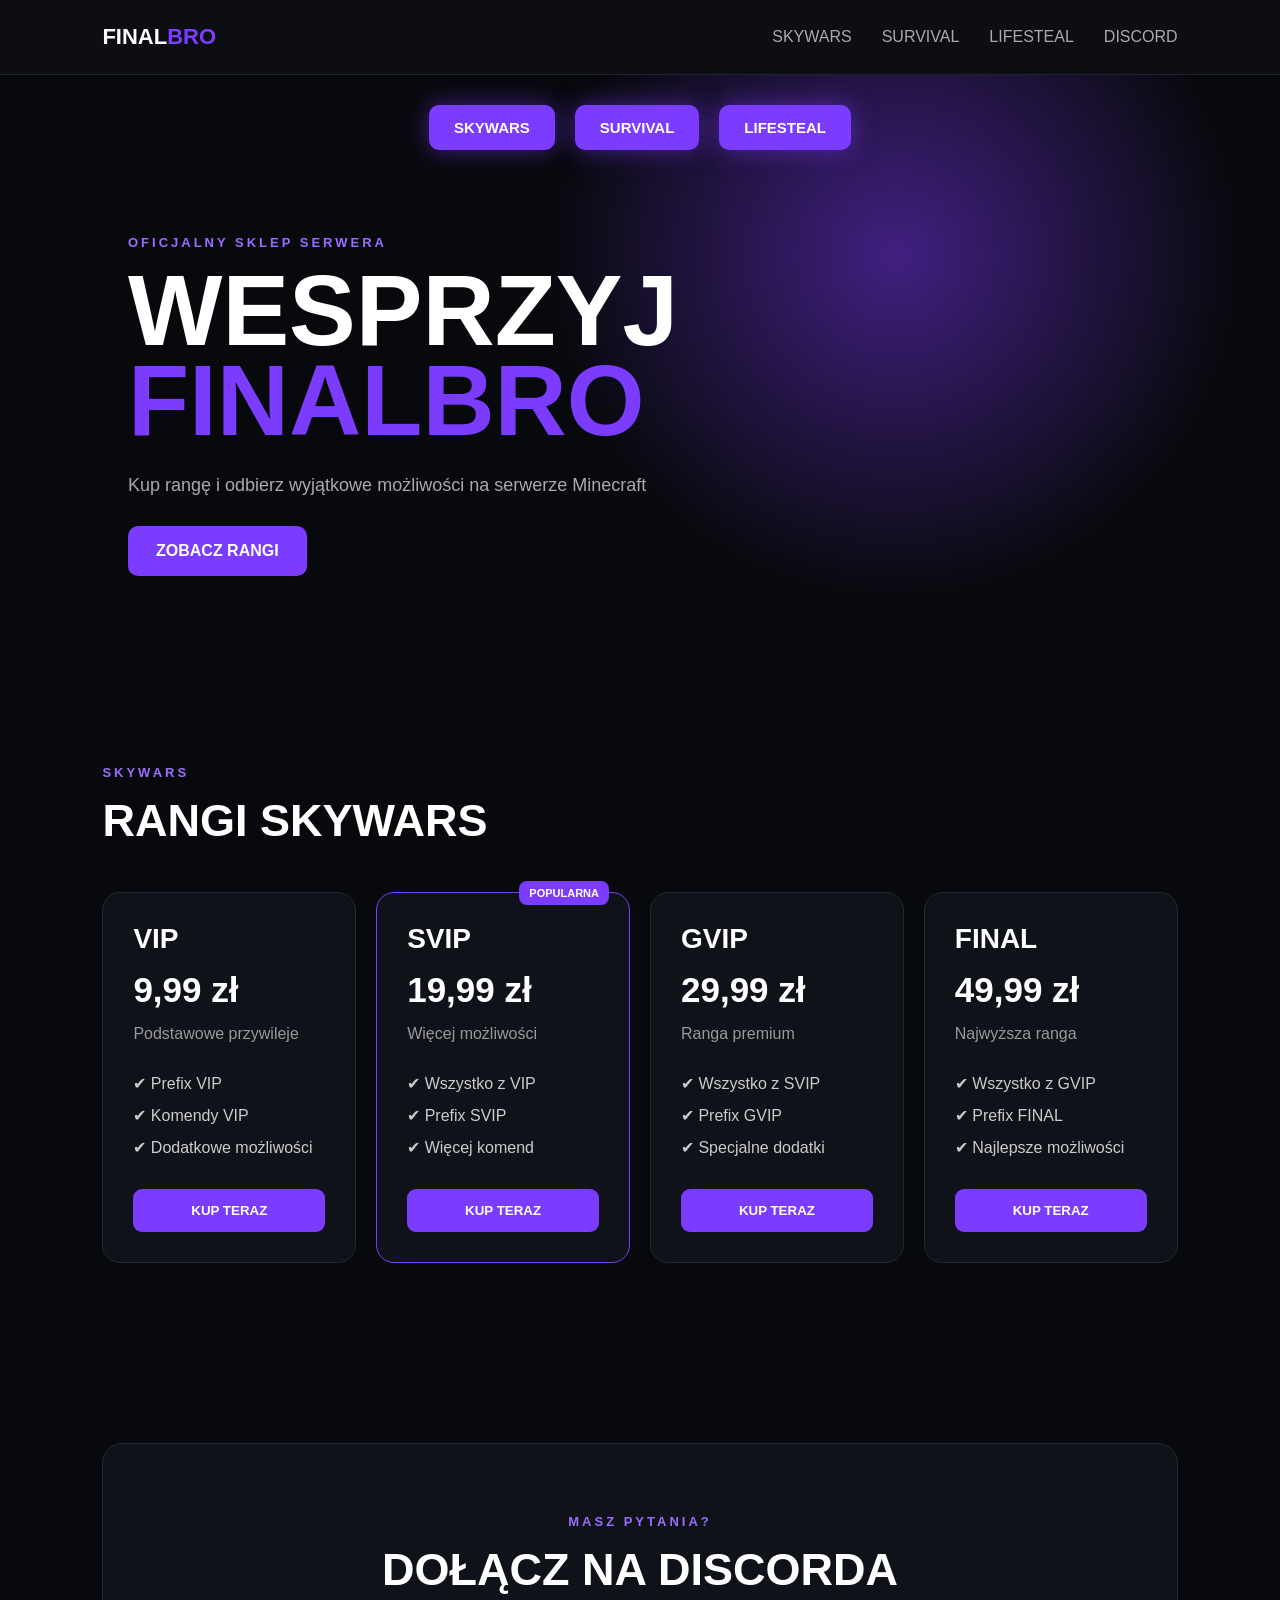
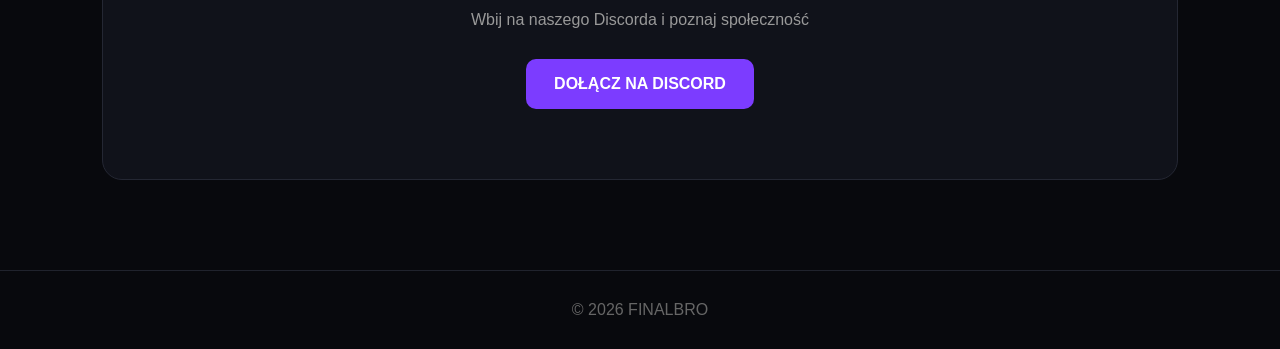
<file: index.html>
<!DOCTYPE html>
<html lang="pl">
<head>
<meta charset="UTF-8">
<meta name="viewport" content="width=device-width, initial-scale=1.0">
<title>FINALBRO | Sklep</title>
<link rel="icon" type="image/svg+xml" href="favicon.svg">
<link rel="stylesheet" href="style.css">
</head>

<body>

<nav>
    <div class="logo">FINAL<span>BRO</span></div>

    <div class="nav-links">
        <a href="#" onclick="showMode('skywars'); return false;">SKYWARS</a>
        <a href="#" onclick="showMode('survival'); return false;">SURVIVAL</a>
        <a href="#" onclick="showMode('lifesteal'); return false;">LIFESTEAL</a>
        <a href="#discord">DISCORD</a>
    </div>
</nav>

<header>

    <div class="top-modes">
        <a href="#" onclick="showMode('skywars'); return false;">SKYWARS</a>
        <a href="#" onclick="showMode('survival'); return false;">SURVIVAL</a>
        <a href="#" onclick="showMode('lifesteal'); return false;">LIFESTEAL</a>
    </div>

    <div class="hero">
        <p class="small">OFICJALNY SKLEP SERWERA</p>

        <h1>WESPRZYJ<br><span>FINALBRO</span></h1>

        <p class="description">
            Kup rangę i odbierz wyjątkowe możliwości na serwerze Minecraft
        </p>

        <a href="#skywars"
           class="button"
           onclick="showMode('skywars'); return false;">
           ZOBACZ RANGI
        </a>

    </div>
</header>


<!-- ==================== SKYWARS ==================== -->

<section id="skywars" class="shop-section">

    <p class="small">SKYWARS</p>
    <h2>RANGI SKYWARS</h2>

    <div class="cards">

        <div class="card">

            <div class="rank">VIP</div>
            <div class="price">9,99 zł</div>

            <p>Podstawowe przywileje</p>

            <ul>
                <li>✔ Prefix VIP</li>
                <li>✔ Komendy VIP</li>
                <li>✔ Dodatkowe możliwości</li>
            </ul>

            <button onclick="buy('SKYWARS VIP', 999)">
                KUP TERAZ
            </button>

        </div>


        <div class="card popular">

            <div class="badge">POPULARNA</div>

            <div class="rank">SVIP</div>
            <div class="price">19,99 zł</div>

            <p>Więcej możliwości</p>

            <ul>
                <li>✔ Wszystko z VIP</li>
                <li>✔ Prefix SVIP</li>
                <li>✔ Więcej komend</li>
            </ul>

            <button onclick="buy('SKYWARS SVIP', 1999)">
                KUP TERAZ
            </button>

        </div>


        <div class="card">

            <div class="rank">GVIP</div>
            <div class="price">29,99 zł</div>

            <p>Ranga premium</p>

            <ul>
                <li>✔ Wszystko z SVIP</li>
                <li>✔ Prefix GVIP</li>
                <li>✔ Specjalne dodatki</li>
            </ul>

            <button onclick="buy('SKYWARS GVIP', 2999)">
                KUP TERAZ
            </button>

        </div>


        <div class="card final">

            <div class="rank">FINAL</div>
            <div class="price">49,99 zł</div>

            <p>Najwyższa ranga</p>

            <ul>
                <li>✔ Wszystko z GVIP</li>
                <li>✔ Prefix FINAL</li>
                <li>✔ Najlepsze możliwości</li>
            </ul>

            <button onclick="buy('SKYWARS FINAL', 4999)">
                KUP TERAZ
            </button>

        </div>

    </div>

</section>


<!-- ==================== SURVIVAL ==================== -->

<section id="survival" class="shop-section">

    <p class="small">SURVIVAL</p>
    <h2>RANGI SURVIVAL</h2>

    <div class="cards">

        <div class="card">

            <div class="rank">VIP</div>
            <div class="price">9,99 zł</div>

            <p>Podstawowe przywileje</p>

            <ul>
                <li>✔ Prefix VIP</li>
                <li>✔ Komendy VIP</li>
                <li>✔ Dodatkowe możliwości</li>
            </ul>

            <button onclick="buy('SURVIVAL VIP', 999)">
                KUP TERAZ
            </button>

        </div>


        <div class="card popular">

            <div class="badge">POPULARNA</div>

            <div class="rank">SVIP</div>
            <div class="price">19,99 zł</div>

            <p>Więcej możliwości</p>

            <ul>
                <li>✔ Wszystko z VIP</li>
                <li>✔ Prefix SVIP</li>
                <li>✔ Więcej komend</li>
            </ul>

            <button onclick="buy('SURVIVAL SVIP', 1999)">
                KUP TERAZ
            </button>

        </div>


        <div class="card">

            <div class="rank">GVIP</div>
            <div class="price">29,99 zł</div>

            <p>Ranga premium</p>

            <ul>
                <li>✔ Wszystko z SVIP</li>
                <li>✔ Prefix GVIP</li>
                <li>✔ Specjalne dodatki</li>
            </ul>

            <button onclick="buy('SURVIVAL GVIP', 2999)">
                KUP TERAZ
            </button>

        </div>


        <div class="card final">

            <div class="rank">FINAL</div>
            <div class="price">49,99 zł</div>

            <p>Najwyższa ranga</p>

            <ul>
                <li>✔ Wszystko z GVIP</li>
                <li>✔ Prefix FINAL</li>
                <li>✔ Najlepsze możliwości</li>
            </ul>

            <button onclick="buy('SURVIVAL FINAL', 4999)">
                KUP TERAZ
            </button>

        </div>

    </div>

</section>


<!-- ==================== LIFESTEAL ==================== -->

<section id="lifesteal" class="shop-section">

    <p class="small">LIFESTEAL</p>
    <h2>RANGI LIFESTEAL</h2>

    <div class="cards">

        <div class="card">

            <div class="rank">VIP</div>
            <div class="price">9,99 zł</div>

            <p>Podstawowe przywileje</p>

            <ul>
                <li>✔ Prefix VIP</li>
                <li>✔ Komendy VIP</li>
                <li>✔ Dodatkowe możliwości</li>
            </ul>

            <button onclick="buy('LIFESTEAL VIP', 999)">
                KUP TERAZ
            </button>

        </div>


        <div class="card popular">

            <div class="badge">POPULARNA</div>

            <div class="rank">SVIP</div>
            <div class="price">19,99 zł</div>

            <p>Więcej możliwości</p>

            <ul>
                <li>✔ Wszystko z VIP</li>
                <li>✔ Prefix SVIP</li>
                <li>✔ Więcej komend</li>
            </ul>

            <button onclick="buy('LIFESTEAL SVIP', 1999)">
                KUP TERAZ
            </button>

        </div>


        <div class="card">

            <div class="rank">GVIP</div>
            <div class="price">29,99 zł</div>

            <p>Ranga premium</p>

            <ul>
                <li>✔ Wszystko z SVIP</li>
                <li>✔ Prefix GVIP</li>
                <li>✔ Specjalne dodatki</li>
            </ul>

            <button onclick="buy('LIFESTEAL GVIP', 2999)">
                KUP TERAZ
            </button>

        </div>


        <div class="card final">

            <div class="rank">FINAL</div>
            <div class="price">49,99 zł</div>

            <p>Najwyższa ranga</p>

            <ul>
                <li>✔ Wszystko z GVIP</li>
                <li>✔ Prefix FINAL</li>
                <li>✔ Najlepsze możliwości</li>
            </ul>

            <button onclick="buy('LIFESTEAL FINAL', 4999)">
                KUP TERAZ
            </button>

        </div>

    </div>

</section>


<!-- ==================== DISCORD ==================== -->

<section id="discord">

    <div class="discord-box">

        <p class="small">MASZ PYTANIA?</p>

        <h2>DOŁĄCZ NA DISCORDA</h2>

        <p>
            Wbij na naszego Discorda i poznaj społeczność
        </p>

        <a href="https://discord.gg/7hqjaUMTx"
           target="_blank"
           class="discord-button">
           DOŁĄCZ NA DISCORD
        </a>

    </div>

</section>


<footer>
    © 2026 FINALBRO
</footer>


<script>

function showMode(mode) {

    document.querySelectorAll(".shop-section").forEach(section => {
        section.style.display = "none";
    });

    const selected = document.getElementById(mode);

    selected.style.display = "block";

    selected.scrollIntoView({
        behavior: "smooth"
    });
}


showMode("skywars");


async function buy(rank, price) {

    const username = prompt("Podaj swój nick Minecraft:");

    if (!username) {
        return;
    }

    try {

        const response = await fetch(
            "https://finalbro-stripe.oolek-kaczka.workers.dev",
            {
                method: "POST",

                headers: {
                    "Content-Type": "application/json"
                },

                body: JSON.stringify({
                    rank: rank,
                    price: price,
                    username: username
                })
            }
        );

        const data = await response.json();

        if (data.url) {

            window.location.href = data.url;

        } else {

            alert(
                "Nie udało się rozpocząć płatności: " +
                (data.error || "Nieznany błąd")
            );

        }

    } catch (error) {

        alert(
            "Błąd połączenia ze Stripe: " +
            error.message
        );

    }

}

</script>

</body>
</html>
</file>
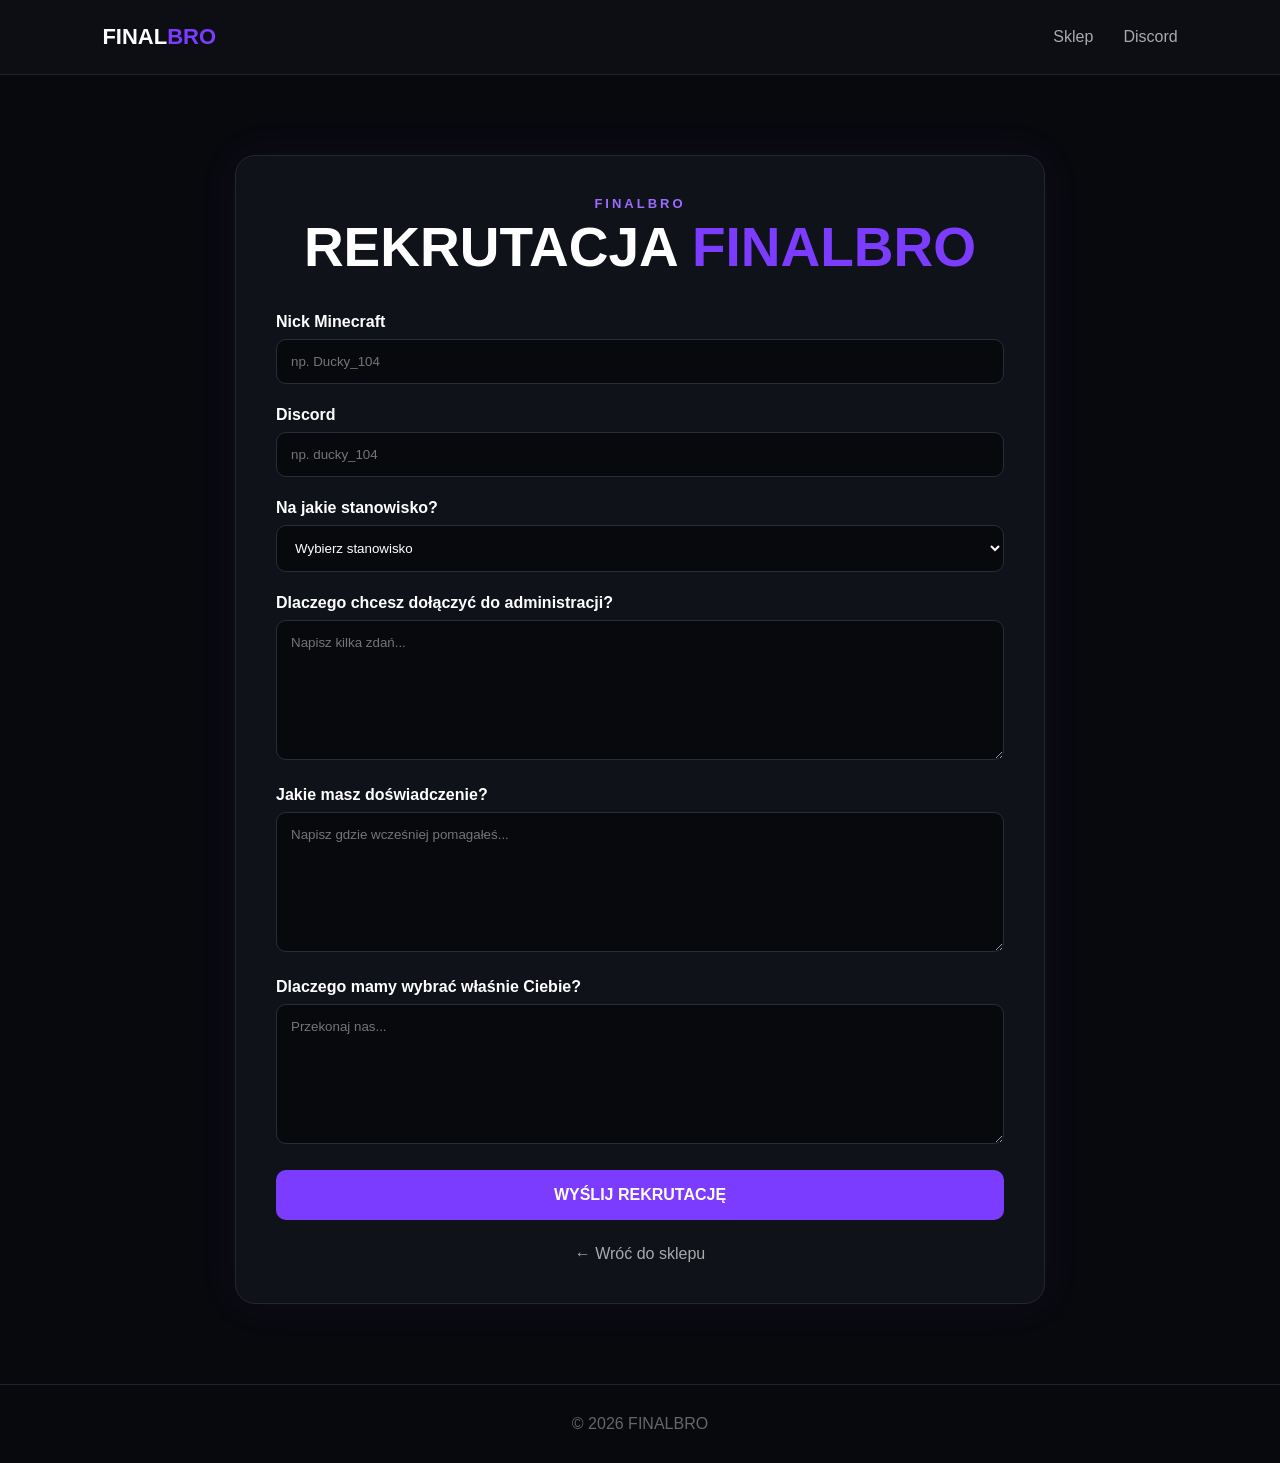
<file: rekrutacja.html>
<!DOCTYPE html>
<html lang="pl">

<head>
<meta charset="UTF-8">
<meta name="viewport" content="width=device-width, initial-scale=1.0">

<title>FINALBRO | Rekrutacja</title>

<link rel="stylesheet" href="style.css">

<style>

.recruitment {
    max-width: 850px;
    margin: 80px auto;
    padding: 0 20px;
}

.recruitment-box {
    background: #10121a;
    border: 1px solid #242733;
    border-radius: 20px;
    padding: 40px;
    box-shadow: 0 0 40px rgba(124, 60, 255, 0.08);
}

.recruitment-title {
    text-align: center;
    margin-bottom: 40px;
}

.recruitment-title .small {
    margin-bottom: 12px;
}

.recruitment-title h1 {
    font-size: 55px;
}

.recruitment-title h1 span {
    color: #7c3cff;
}

.form-group {
    margin-bottom: 22px;
}

.form-group label {
    display: block;
    margin-bottom: 8px;
    font-weight: bold;
    color: white;
}

.form-group input,
.form-group select,
.form-group textarea {
    width: 100%;
    padding: 14px;
    background: #08090d;
    color: white;
    border: 1px solid #292d3a;
    border-radius: 10px;
    outline: none;
    font-family: Arial, sans-serif;
}

.form-group input:focus,
.form-group select:focus,
.form-group textarea:focus {
    border-color: #7c3cff;
}

.form-group textarea {
    min-height: 140px;
    resize: vertical;
}

.submit-button {
    width: 100%;
    padding: 16px;
    border: none;
    border-radius: 10px;
    background: #7c3cff;
    color: white;
    font-size: 16px;
    font-weight: bold;
    cursor: pointer;
    transition: .2s;
}

.submit-button:hover {
    background: #9564ff;
    transform: translateY(-2px);
}

.back-button {
    display: block;
    width: fit-content;
    margin: 25px auto 0;
    color: #aaa;
    text-decoration: none;
}

.back-button:hover {
    color: white;
}

@media (max-width: 600px) {

    .recruitment-box {
        padding: 25px;
    }

    .recruitment-title h1 {
        font-size: 40px;
    }

}

</style>

</head>

<body>

<nav>

    <div class="logo">
        FINAL<span>BRO</span>
    </div>

    <div class="nav-links">

        <a href="index.html">
            Sklep
        </a>

        <a href="https://discord.gg/7hqjaUMTx" target="_blank">
            Discord
        </a>

    </div>

</nav>


<section class="recruitment">

    <div class="recruitment-box">

        <div class="recruitment-title">

            <p class="small">
                FINALBRO
            </p>

            <h1>
                REKRUTACJA
                <span>FINALBRO</span>
            </h1>

        </div>


        <form id="recruitmentForm">


            <div class="form-group">

                <label>
                    Nick Minecraft
                </label>

                <input
                    type="text"
                    name="nick"
                    placeholder="np. Ducky_104"
                    required
                >

            </div>


            <div class="form-group">

                <label>
                    Discord
                </label>

                <input
                    type="text"
                    name="discord"
                    placeholder="np. ducky_104"
                    required
                >

            </div>


            <div class="form-group">

                <label>
                    Na jakie stanowisko?
                </label>

                <select name="stanowisko" required>

                    <option value="">
                        Wybierz stanowisko
                    </option>

                    <option value="Helper">
                        Helper
                    </option>

                    <option value="Moderator">
                        Moderator
                    </option>

                    <option value="Administrator">
                        Administrator
                    </option>

                    <option value="Budowniczy">
                        Budowniczy
                    </option>

                    <option value="Developer">
                        Developer
                    </option>

                </select>

            </div>


            <div class="form-group">

                <label>
                    Dlaczego chcesz dołączyć do administracji?
                </label>

                <textarea
                    name="dlaczego"
                    placeholder="Napisz kilka zdań..."
                    required
                ></textarea>

            </div>


            <div class="form-group">

                <label>
                    Jakie masz doświadczenie?
                </label>

                <textarea
                    name="doswiadczenie"
                    placeholder="Napisz gdzie wcześniej pomagałeś..."
                    required
                ></textarea>

            </div>


            <div class="form-group">

                <label>
                    Dlaczego mamy wybrać właśnie Ciebie?
                </label>

                <textarea
                    name="dlaczegoTy"
                    placeholder="Przekonaj nas..."
                    required
                ></textarea>

            </div>


            <button
                type="submit"
                class="submit-button">

                WYŚLIJ REKRUTACJĘ

            </button>

        </form>


        <a
            href="index.html"
            class="back-button">

            ← Wróć do sklepu

        </a>

    </div>

</section>


<footer>

    © 2026 FINALBRO

</footer>


<script>

document
.getElementById("recruitmentForm")
.addEventListener("submit", async function(event) {

    event.preventDefault();

    const formData = new FormData(this);

    const data = {
        nick: formData.get("nick"),
        discord: formData.get("discord"),
        stanowisko: formData.get("stanowisko"),
        dlaczego: formData.get("dlaczego"),
        doswiadczenie: formData.get("doswiadczenie"),
        dlaczegoTy: formData.get("dlaczegoTy")
    };

    try {

        const response = await fetch(
            "https://finalbro-rekrutacja.oolek-kaczka.workers.dev",
            {
                method: "POST",
                headers: {
                    "Content-Type": "application/json"
                },
                body: JSON.stringify(data)
            }
        );

        if (!response.ok) {
            throw new Error("Błąd wysyłania");
        }

        alert("Rekrutacja została wysłana!");
        this.reset();

    } catch (error) {

        alert("Nie udało się wysłać rekrutacji");

    }

});

</script>

</body>

</html>
</file>
<file: style.css>
* {
    box-sizing: border-box;
    margin: 0;
    padding: 0;
}

body {
    font-family: Arial, sans-serif;
    background: #08090d;
    color: white;
}

nav {
    height: 75px;
    display: flex;
    align-items: center;
    justify-content: space-between;
    padding: 0 8%;
    background: #0c0e14;
    border-bottom: 1px solid #20232d;
}

.logo {
    font-size: 22px;
    font-weight: 900;
}

.logo span {
    color: #7c3cff;
}

.nav-links {
    display: flex;
    gap: 30px;
}

.nav-links a {
    color: #aaa;
    text-decoration: none;
}

.nav-links a:hover {
    color: white;
}

header {
    min-height: 600px;
    display: flex;
    align-items: center;
    justify-content: flex-start;
    padding: 130px 10% 70px;
    background:
        radial-gradient(circle at 70% 30%, #402080 0%, transparent 35%),
        #08090d;
    position: relative;
}

.hero {
    max-width: 750px;
}

.small {
    color: #9a6cff;
    font-size: 13px;
    font-weight: bold;
    letter-spacing: 3px;
    margin-bottom: 15px;
}

h1 {
    font-size: clamp(50px, 8vw, 100px);
    line-height: .9;
    font-weight: 900;
}

h1 span {
    color: #7c3cff;
}

.description {
    color: #aaa;
    font-size: 18px;
    margin: 30px 0;
    max-width: 550px;
}

.button,
.discord-button {
    display: inline-block;
    background: #7c3cff;
    color: white;
    padding: 16px 28px;
    border-radius: 10px;
    text-decoration: none;
    font-weight: bold;
    border: none;
}

.button:hover,
.discord-button:hover {
    background: #9564ff;
}

section {
    padding: 90px 8%;
}

h2 {
    font-size: 45px;
    margin-bottom: 45px;
}

.cards {
    display: grid;
    grid-template-columns: repeat(4, 1fr);
    gap: 20px;
}

.card {
    position: relative;
    background: #10121a;
    border: 1px solid #242733;
    border-radius: 18px;
    padding: 30px;
    transition: .2s;
}

.card:hover {
    transform: translateY(-8px);
    border-color: #7c3cff;
}

.popular {
    border-color: #7c3cff;
}

.badge {
    position: absolute;
    top: -12px;
    right: 20px;
    background: #7c3cff;
    padding: 6px 10px;
    border-radius: 8px;
    font-size: 11px;
    font-weight: bold;
}

.rank {
    font-size: 28px;
    font-weight: 900;
}

.price {
    font-size: 35px;
    font-weight: 900;
    margin: 15px 0;
}

.card p {
    color: #999;
}

.card ul {
    list-style: none;
    margin: 25px 0;
    line-height: 2;
    color: #ccc;
}

.card button {
    width: 100%;
    padding: 14px;
    border: 0;
    border-radius: 9px;
    background: #7c3cff;
    color: white;
    font-weight: bold;
    cursor: pointer;
}

.card button:hover {
    background: #9564ff;
}

.discord-box {
    text-align: center;
    background: #10121a;
    border: 1px solid #242733;
    border-radius: 20px;
    padding: 70px 20px;
}

.discord-box h2 {
    margin-bottom: 15px;
}

.discord-box p:not(.small) {
    color: #999;
    margin-bottom: 30px;
}

footer {
    text-align: center;
    padding: 30px;
    color: #666;
    border-top: 1px solid #20232d;
}


/* ZAKŁADKI NA ŚRODKU GÓRY */

.top-modes {
    position: absolute;
    top: 30px;
    left: 50%;
    transform: translateX(-50%);
    display: flex;
    gap: 20px;
    z-index: 20;
}

.top-modes a {
    color: white;
    background: #7c3cff;
    padding: 14px 25px;
    border-radius: 10px;
    text-decoration: none;
    font-weight: 900;
    font-size: 15px;
    box-shadow: 0 0 25px rgba(124, 60, 255, 0.5);
    transition: .2s;
}

.top-modes a:hover {
    background: #9564ff;
    color: white;
    transform: translateY(-3px);
}

.shop-section {
    min-height: 500px;
}


@media (max-width: 900px) {
    .cards {
        grid-template-columns: repeat(2, 1fr);
    }
}

@media (max-width: 600px) {
    .cards {
        grid-template-columns: 1fr;
    }

    .nav-links {
        display: none;
    }

    .top-modes {
        gap: 8px;
    }

    .top-modes a {
        padding: 10px 12px;
        font-size: 11px;
    }
}
</file>
